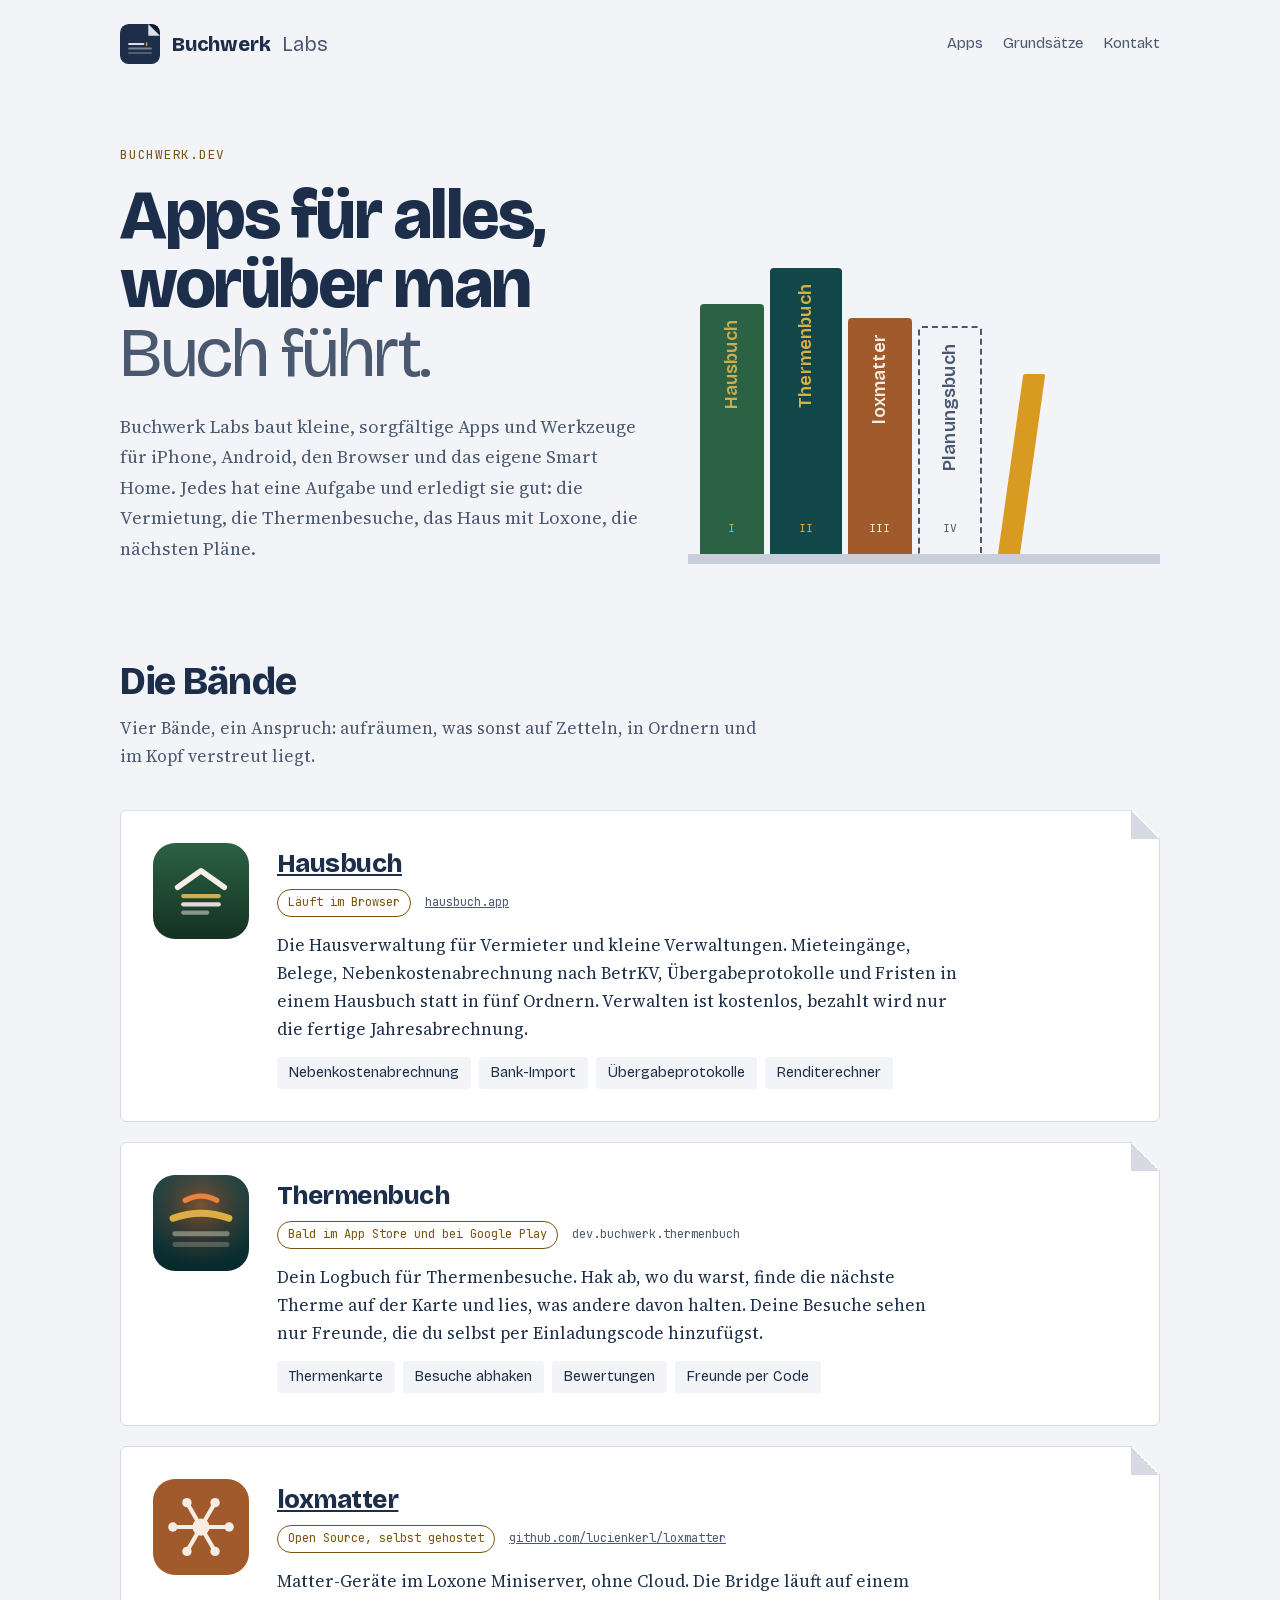
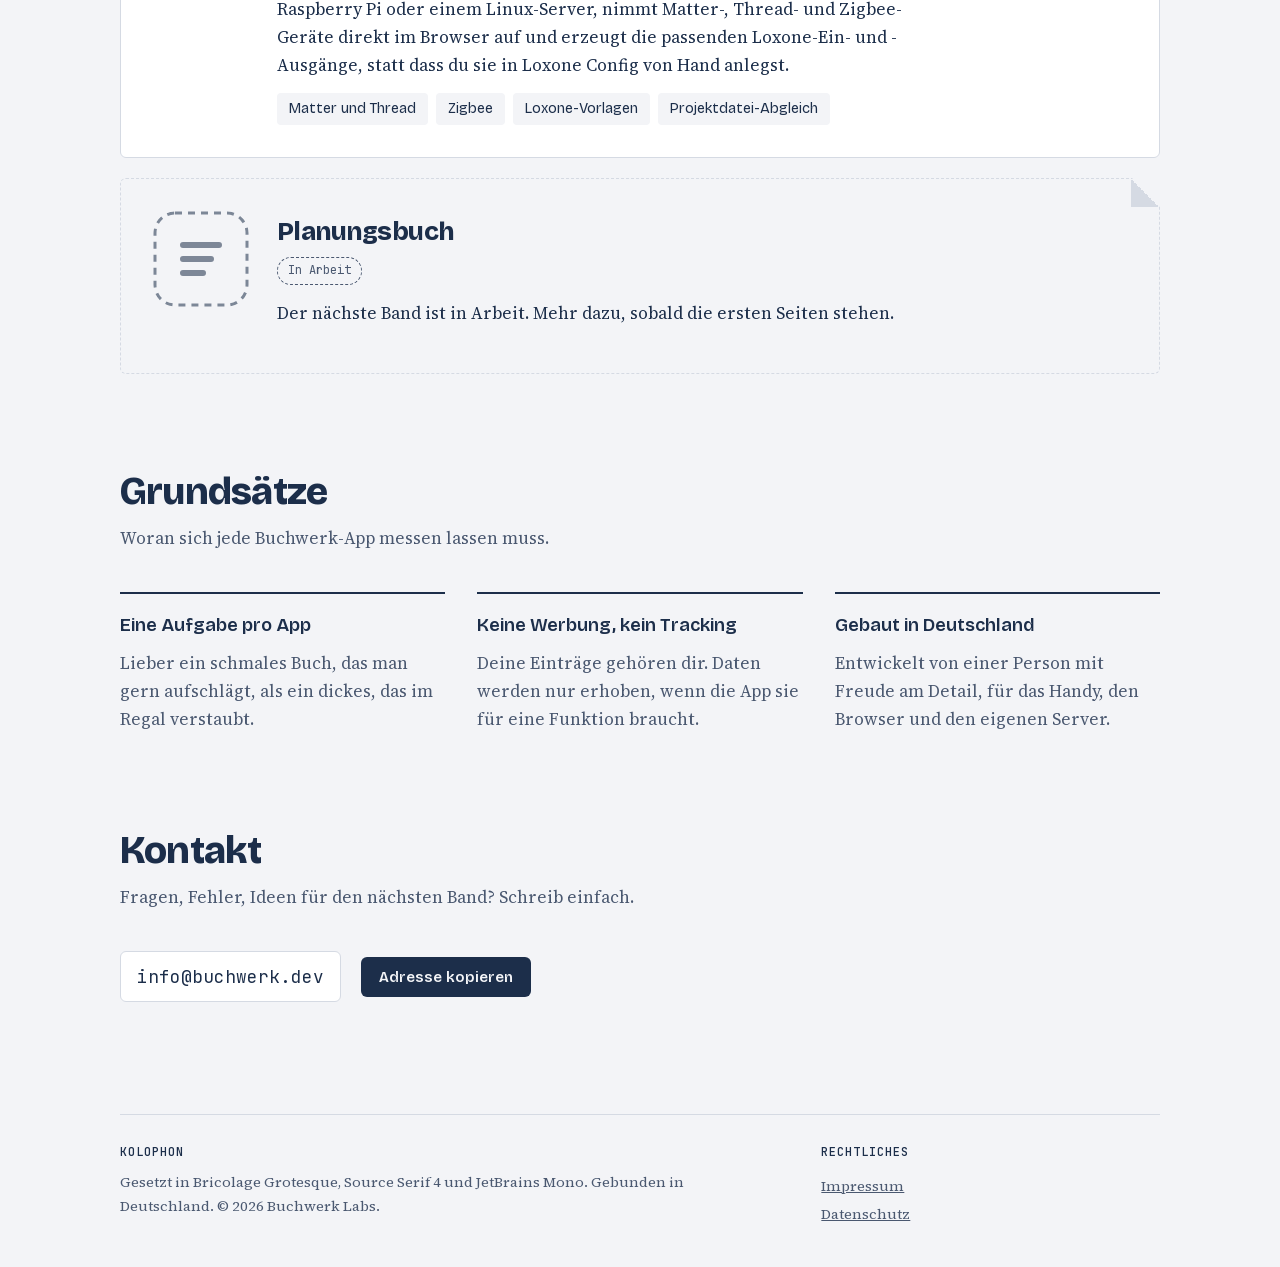
<file: index.html>
<!doctype html>
<html lang="de">
<head>
<meta charset="utf-8">
<meta name="viewport" content="width=device-width, initial-scale=1, viewport-fit=cover">
<title>Buchwerk Labs</title>
<meta name="description" content="Buchwerk Labs baut kleine Apps und Werkzeuge: Hausbuch, Thermenbuch, loxmatter und bald Planungsbuch.">
<link rel="icon" href="data:image/svg+xml,%3Csvg xmlns='http://www.w3.org/2000/svg' viewBox='0 0 1024 1024'%3E%3Cdefs%3E%3CclipPath id='r'%3E%3Crect width='1024' height='1024' rx='224'/%3E%3C/clipPath%3E%3C/defs%3E%3Cg clip-path='url%28%23r%29'%3E%3Crect width='1024' height='1024' fill='%231C2E4A'/%3E%3Cpath d='M724 0 H1024 V300 Z' fill='%230E1A2E'/%3E%3Cpath d='M724 0 V300 H1024 Z' fill='%23DDE2EA'/%3E%3Cg stroke-linecap='round' fill='none'%3E%3Cpath d='M232 513 H600' stroke='%23F3F4F7' stroke-width='52' opacity='.9'/%3E%3Cpath d='M682 482 V544' stroke='%23E8A72C' stroke-width='32'/%3E%3Cpath d='M232 627 H792' stroke='%23F3F4F7' stroke-width='52' opacity='.42'/%3E%3Cpath d='M232 741 H792' stroke='%23F3F4F7' stroke-width='52' opacity='.24'/%3E%3C/g%3E%3C/g%3E%3C/svg%3E">
<link rel="stylesheet" href="css/fonts.css">
<link rel="stylesheet" href="css/style.css">
</head>
<body>
<div class="wrap">
  <header class="top">
    <a class="brand" href="#top" aria-label="Buchwerk Labs, Startseite">
      <svg viewBox="0 0 1024 1024" aria-hidden="true"><defs><clipPath id="bw-rund"><rect width="1024" height="1024" rx="224"/></clipPath></defs><g clip-path="url(#bw-rund)"><rect width="1024" height="1024" fill="#1C2E4A"/><path d="M724 0 H1024 V300 Z" fill="#0E1A2E"/><path d="M724 0 V300 H1024 Z" fill="#DDE2EA"/><g stroke-linecap="round" fill="none"><path d="M232 513 H600" stroke="#F3F4F7" stroke-width="52" opacity=".9"/><path d="M682 482 V544" stroke="#E8A72C" stroke-width="32"/><path d="M232 627 H792" stroke="#F3F4F7" stroke-width="52" opacity=".42"/><path d="M232 741 H792" stroke="#F3F4F7" stroke-width="52" opacity=".24"/></g></g></svg>
      <b>Buchwerk</b><span>Labs</span>
    </a>
    <nav aria-label="Hauptnavigation">
      <a href="#apps">Apps</a>
      <a href="#grundsaetze">Grundsätze</a>
      <a href="#kontakt">Kontakt</a>
    </nav>
  </header>

  <main id="top">
    <div class="hero">
      <div>
        <p class="eyebrow">buchwerk.dev</p>
        <h1>Apps für alles, worüber man <em>Buch führt.</em></h1>
        <p class="lede">Buchwerk Labs baut kleine, sorgfältige Apps und Werkzeuge für iPhone, Android, den Browser und das eigene Smart Home. Jedes hat eine Aufgabe und erledigt sie gut: die Vermietung, die Thermenbesuche, das Haus mit Loxone, die nächsten Pläne.</p>
      </div>
      <div class="shelf" role="list" aria-label="Unsere Apps im Regal">
        <a class="spine haus" href="#hausbuch" role="listitem"><span class="t">Hausbuch</span><span class="band">I</span></a>
        <a class="spine therme" href="#thermenbuch" role="listitem"><span class="t">Thermenbuch</span><span class="band">II</span></a>
        <a class="spine lox" href="#loxmatter" role="listitem"><span class="t">loxmatter</span><span class="band">III</span></a>
        <a class="spine plan" href="#planungsbuch" role="listitem"><span class="t">Planungsbuch</span><span class="band">IV</span></a>
        <span class="spine end" aria-hidden="true"></span>
      </div>
    </div>

    <section id="apps">
      <h2>Die Bände</h2>
      <p class="sub">Vier Bände, ein Anspruch: aufräumen, was sonst auf Zetteln, in Ordnern und im Kopf verstreut liegt.</p>

      <div class="volumes">
        <article class="vol" id="hausbuch">
          <div class="icon" aria-hidden="true">
            <svg viewBox="0 0 512 512"><defs><linearGradient id="hb-ever" x1="0" y1="0" x2="0" y2="1"><stop offset="0" stop-color="#2c6244"/><stop offset="1" stop-color="#143121"/></linearGradient></defs><rect width="512" height="512" fill="url(#hb-ever)"/><path d="M132 236 L256 148 L380 236" fill="none" stroke="#f4f0e7" stroke-width="30" stroke-linecap="round" stroke-linejoin="round"/><rect x="150" y="272" width="212" height="22" rx="11" fill="#cfab54"/><rect x="150" y="316" width="212" height="22" rx="11" fill="#f4f0e7" fill-opacity="0.9"/><rect x="150" y="360" width="150" height="22" rx="11" fill="#f4f0e7" fill-opacity="0.5"/></svg>
          </div>
          <div>
            <h3><a href="https://hausbuch.app">Hausbuch</a></h3>
            <div class="meta"><span class="chip">Läuft im Browser</span><a class="pkg" href="https://hausbuch.app">hausbuch.app</a></div>
            <p>Die Hausverwaltung für Vermieter und kleine Verwaltungen. Mieteingänge, Belege, Nebenkostenabrechnung nach BetrKV, Übergabeprotokolle und Fristen in einem Hausbuch statt in fünf Ordnern. Verwalten ist kostenlos, bezahlt wird nur die fertige Jahresabrechnung.</p>
            <ul><li>Nebenkostenabrechnung</li><li>Bank-Import</li><li>Übergabeprotokolle</li><li>Renditerechner</li></ul>
          </div>
        </article>

        <article class="vol" id="thermenbuch">
          <div class="icon" aria-hidden="true">
            <svg viewBox="0 0 1024 1024"><defs><linearGradient id="tb-becken" x1="0" y1="0" x2="0" y2="1"><stop offset="0" stop-color="#12474A"/><stop offset="1" stop-color="#07292C"/></linearGradient><radialGradient id="tb-glut" cx=".5" cy=".32" r=".62"><stop offset="0" stop-color="#D4622A" stop-opacity=".55"/><stop offset=".55" stop-color="#B8451C" stop-opacity=".22"/><stop offset="1" stop-color="#B8451C" stop-opacity="0"/></radialGradient></defs><rect width="1024" height="1024" fill="url(#tb-becken)"/><rect width="1024" height="1024" fill="url(#tb-glut)"/><g stroke-linecap="round" fill="none"><path d="M 232 741 H 792" stroke="#EFE6D5" stroke-width="52" opacity=".24"/><path d="M 232 627 H 792" stroke="#EFE6D5" stroke-width="52" opacity=".42"/><path d="M 214 461 Q 512 355 810 461" stroke="#DCAF45" stroke-width="74"/><path d="M 344 271 Q 512 179 680 271" stroke="#E8823E" stroke-width="56"/></g></svg>
          </div>
          <div>
            <h3>Thermenbuch</h3>
            <div class="meta"><span class="chip">Bald im App Store und bei Google Play</span><span class="pkg">dev.buchwerk.thermenbuch</span></div>
            <p>Dein Logbuch für Thermenbesuche. Hak ab, wo du warst, finde die nächste Therme auf der Karte und lies, was andere davon halten. Deine Besuche sehen nur Freunde, die du selbst per Einladungscode hinzufügst.</p>
            <ul><li>Thermenkarte</li><li>Besuche abhaken</li><li>Bewertungen</li><li>Freunde per Code</li></ul>
          </div>
        </article>

        <article class="vol" id="loxmatter">
          <div class="icon" aria-hidden="true">
            <svg viewBox="0 0 512 512"><rect width="512" height="512" fill="#a15a2c"/><g stroke="#f6ece3" stroke-width="22" stroke-linecap="round"><path d="M256 256 L406 256"/><path d="M256 256 L331 386"/><path d="M256 256 L181 386"/><path d="M256 256 L106 256"/><path d="M256 256 L181 126"/><path d="M256 256 L331 126"/></g><g fill="#f6ece3"><circle cx="256" cy="256" r="46"/><circle cx="406" cy="256" r="25"/><circle cx="331" cy="386" r="25"/><circle cx="181" cy="386" r="25"/><circle cx="106" cy="256" r="25"/><circle cx="181" cy="126" r="25"/><circle cx="331" cy="126" r="25"/></g></svg>
          </div>
          <div>
            <h3><a href="https://github.com/lucienkerl/loxmatter">loxmatter</a></h3>
            <div class="meta"><span class="chip">Open Source, selbst gehostet</span><a class="pkg" href="https://github.com/lucienkerl/loxmatter">github.com/lucienkerl/loxmatter</a></div>
            <p>Matter-Geräte im Loxone Miniserver, ohne Cloud. Die Bridge läuft auf einem Raspberry Pi oder einem Linux-Server, nimmt Matter-, Thread- und Zigbee-Geräte direkt im Browser auf und erzeugt die passenden Loxone-Ein- und -Ausgänge, statt dass du sie in Loxone Config von Hand anlegst.</p>
            <ul><li>Matter und Thread</li><li>Zigbee</li><li>Loxone-Vorlagen</li><li>Projektdatei-Abgleich</li></ul>
          </div>
        </article>

        <article class="vol wip" id="planungsbuch">
          <div class="icon" aria-hidden="true">
            <svg viewBox="0 0 96 96"><rect x="2" y="2" width="92" height="92" rx="20" fill="none" stroke="currentColor" stroke-width="3" stroke-dasharray="7 6" opacity=".55"/><path d="M30 34 H66 M30 48 H58 M30 62 H50" stroke="currentColor" stroke-width="6" stroke-linecap="round" opacity=".55"/></svg>
          </div>
          <div>
            <h3>Planungsbuch</h3>
            <div class="meta"><span class="chip wip">In Arbeit</span></div>
            <p>Der nächste Band ist in Arbeit. Mehr dazu, sobald die ersten Seiten stehen.</p>
          </div>
        </article>
      </div>
    </section>

    <section id="grundsaetze">
      <h2>Grundsätze</h2>
      <p class="sub">Woran sich jede Buchwerk-App messen lassen muss.</p>
      <div class="rules">
        <div><h3>Eine Aufgabe pro App</h3><p>Lieber ein schmales Buch, das man gern aufschlägt, als ein dickes, das im Regal verstaubt.</p></div>
        <div><h3>Keine Werbung, kein Tracking</h3><p>Deine Einträge gehören dir. Daten werden nur erhoben, wenn die App sie für eine Funktion braucht.</p></div>
        <div><h3>Gebaut in Deutschland</h3><p>Entwickelt von einer Person mit Freude am Detail, für das Handy, den Browser und den eigenen Server.</p></div>
      </div>
    </section>

    <section id="kontakt">
      <h2>Kontakt</h2>
      <p class="sub">Fragen, Fehler, Ideen für den nächsten Band? Schreib einfach.</p>
      <div class="contact">
        <span class="mail" id="mail">info@buchwerk.dev</span>
        <button class="copy" id="copy-mail" type="button">Adresse kopieren</button>
      </div>
    </section>
  </main>

  <footer>
    <div>
      <h4>Kolophon</h4>
      <p>Gesetzt in Bricolage Grotesque, Source Serif 4 und JetBrains Mono. Gebunden in Deutschland. © 2026 Buchwerk Labs.</p>
    </div>
    <div class="links">
      <h4>Rechtliches</h4>
      <a href="impressum.html">Impressum</a>
      <a href="datenschutz.html">Datenschutz</a>
    </div>
  </footer>
</div>

<script>
document.getElementById('copy-mail').addEventListener('click', function () {
  var btn = this, text = document.getElementById('mail').textContent;
  function done(msg) { btn.textContent = msg; setTimeout(function () { btn.textContent = 'Adresse kopieren'; }, 1800); }
  function fallback() {
    var r = document.createRange(); r.selectNodeContents(document.getElementById('mail'));
    var s = window.getSelection(); s.removeAllRanges(); s.addRange(r); done('Markiert, jetzt kopieren');
  }
  try { navigator.clipboard.writeText(text).then(function () { done('Kopiert'); }, fallback); } catch (e) { fallback(); }
});
</script>
</body>
</html>
</file>
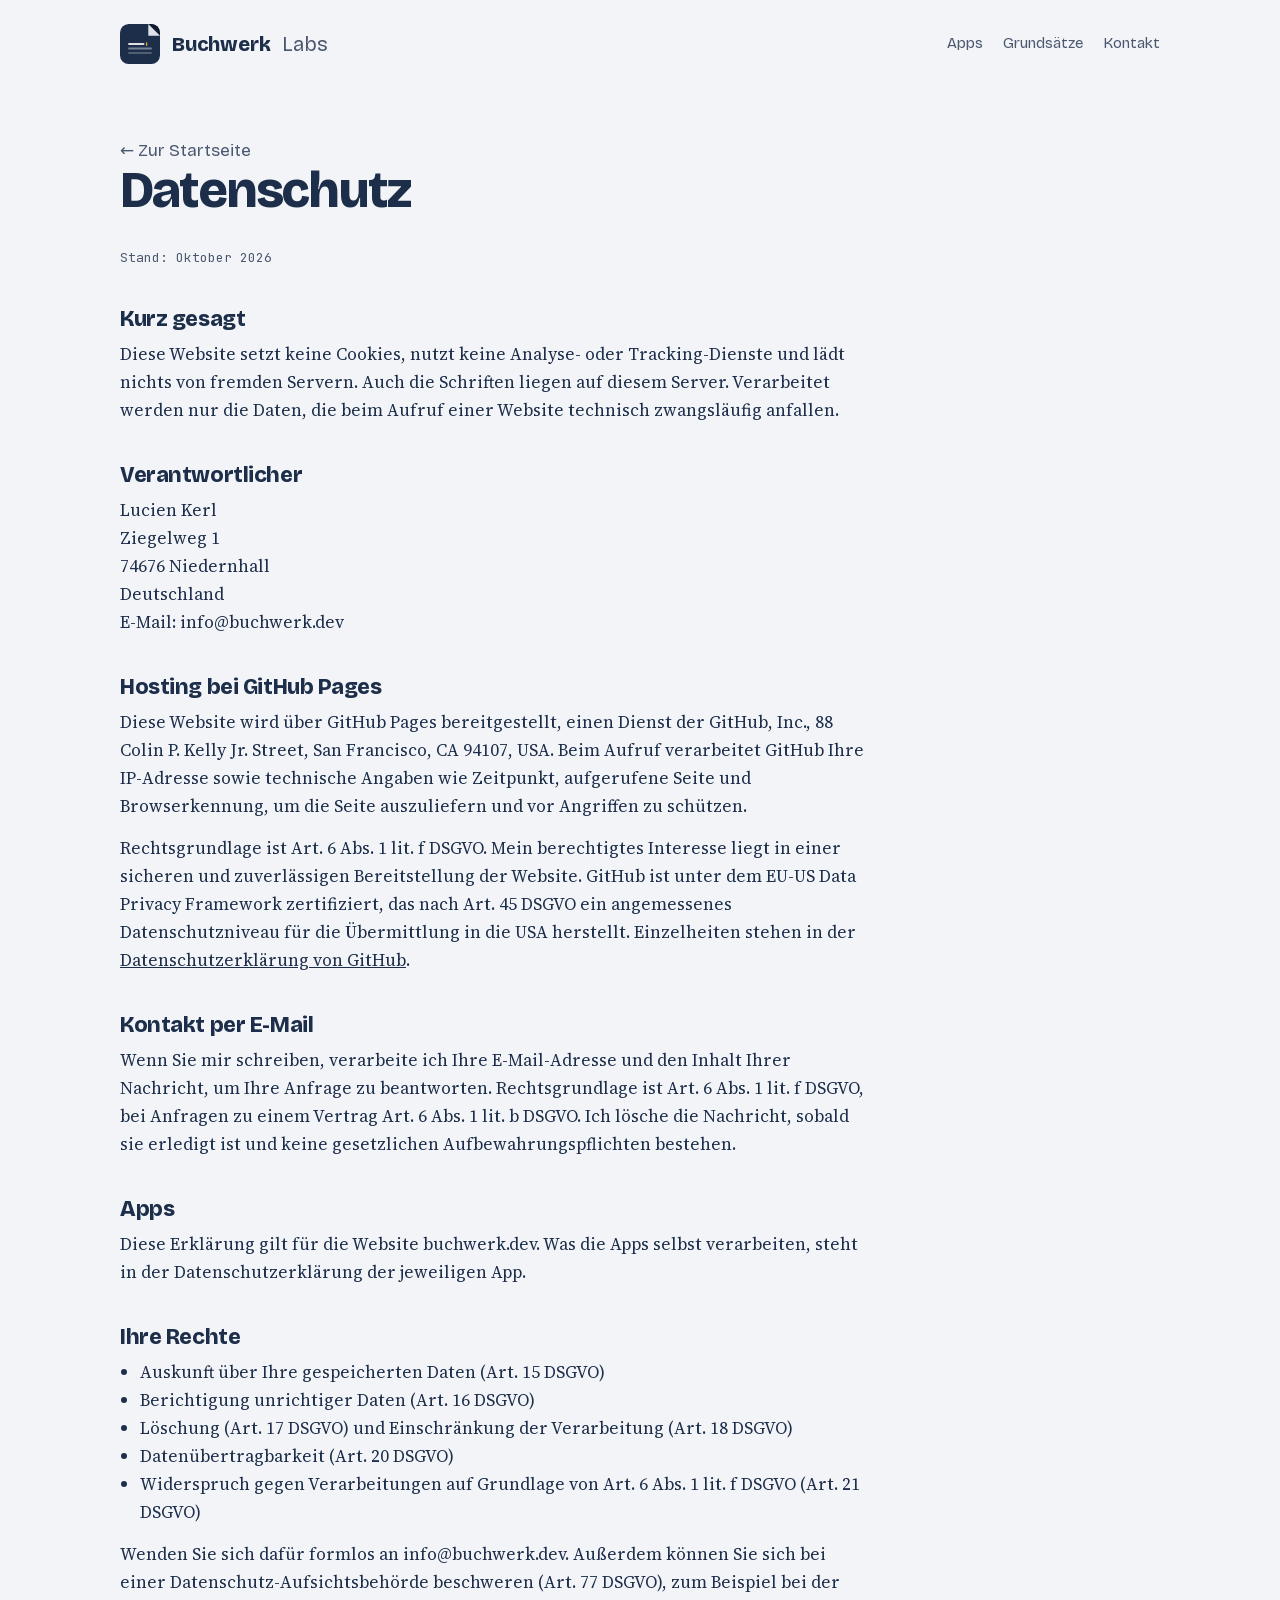
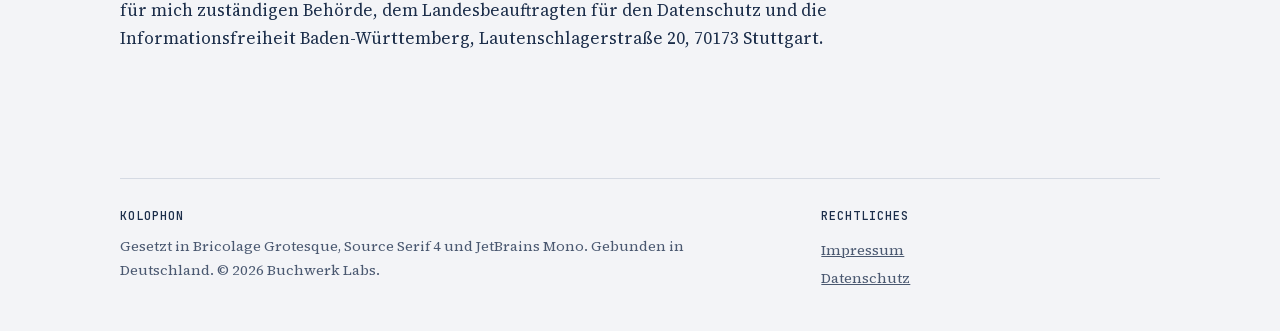
<file: datenschutz.html>
<!doctype html>
<html lang="de">
<head>
<meta charset="utf-8">
<meta name="viewport" content="width=device-width, initial-scale=1, viewport-fit=cover">
<title>Datenschutz · Buchwerk Labs</title>
<meta name="description" content="Datenschutzerklärung der Website buchwerk.dev.">
<meta name="robots" content="noindex">
<link rel="icon" href="data:image/svg+xml,%3Csvg xmlns='http://www.w3.org/2000/svg' viewBox='0 0 1024 1024'%3E%3Cdefs%3E%3CclipPath id='r'%3E%3Crect width='1024' height='1024' rx='224'/%3E%3C/clipPath%3E%3C/defs%3E%3Cg clip-path='url%28%23r%29'%3E%3Crect width='1024' height='1024' fill='%231C2E4A'/%3E%3Cpath d='M724 0 H1024 V300 Z' fill='%230E1A2E'/%3E%3Cpath d='M724 0 V300 H1024 Z' fill='%23DDE2EA'/%3E%3Cg stroke-linecap='round' fill='none'%3E%3Cpath d='M232 513 H600' stroke='%23F3F4F7' stroke-width='52' opacity='.9'/%3E%3Cpath d='M682 482 V544' stroke='%23E8A72C' stroke-width='32'/%3E%3Cpath d='M232 627 H792' stroke='%23F3F4F7' stroke-width='52' opacity='.42'/%3E%3Cpath d='M232 741 H792' stroke='%23F3F4F7' stroke-width='52' opacity='.24'/%3E%3C/g%3E%3C/g%3E%3C/svg%3E">
<link rel="stylesheet" href="css/fonts.css">
<link rel="stylesheet" href="css/style.css">
</head>
<body>
<div class="wrap">
  <header class="top">
    <a class="brand" href="index.html" aria-label="Buchwerk Labs, Startseite">
      <svg viewBox="0 0 1024 1024" aria-hidden="true"><defs><clipPath id="bw-rund"><rect width="1024" height="1024" rx="224"/></clipPath></defs><g clip-path="url(#bw-rund)"><rect width="1024" height="1024" fill="#1C2E4A"/><path d="M724 0 H1024 V300 Z" fill="#0E1A2E"/><path d="M724 0 V300 H1024 Z" fill="#DDE2EA"/><g stroke-linecap="round" fill="none"><path d="M232 513 H600" stroke="#F3F4F7" stroke-width="52" opacity=".9"/><path d="M682 482 V544" stroke="#E8A72C" stroke-width="32"/><path d="M232 627 H792" stroke="#F3F4F7" stroke-width="52" opacity=".42"/><path d="M232 741 H792" stroke="#F3F4F7" stroke-width="52" opacity=".24"/></g></g></svg>
      <b>Buchwerk</b><span>Labs</span>
    </a>
    <nav aria-label="Hauptnavigation">
      <a href="index.html#apps">Apps</a>
      <a href="index.html#grundsaetze">Grundsätze</a>
      <a href="index.html#kontakt">Kontakt</a>
    </nav>
  </header>
  <main class="legal">
    <a class="back" href="index.html">← Zur Startseite</a>
    <h1>Datenschutz</h1>
    <p class="stand">Stand: Oktober 2026</p>

    <h2>Kurz gesagt</h2>
    <p>Diese Website setzt keine Cookies, nutzt keine Analyse- oder Tracking-Dienste und lädt nichts von fremden Servern. Auch die Schriften liegen auf diesem Server. Verarbeitet werden nur die Daten, die beim Aufruf einer Website technisch zwangsläufig anfallen.</p>

    <h2>Verantwortlicher</h2>
    <address>
      Lucien Kerl<br>
      Ziegelweg 1<br>
      74676 Niedernhall<br>
      Deutschland<br>
      E-Mail: info@buchwerk.dev
    </address>

    <h2>Hosting bei GitHub Pages</h2>
    <p>Diese Website wird über GitHub Pages bereitgestellt, einen Dienst der GitHub, Inc., 88 Colin P. Kelly Jr. Street, San Francisco, CA 94107, USA. Beim Aufruf verarbeitet GitHub Ihre IP-Adresse sowie technische Angaben wie Zeitpunkt, aufgerufene Seite und Browserkennung, um die Seite auszuliefern und vor Angriffen zu schützen.</p>
    <p>Rechtsgrundlage ist Art. 6 Abs. 1 lit. f DSGVO. Mein berechtigtes Interesse liegt in einer sicheren und zuverlässigen Bereitstellung der Website. GitHub ist unter dem EU-US Data Privacy Framework zertifiziert, das nach Art. 45 DSGVO ein angemessenes Datenschutzniveau für die Übermittlung in die USA herstellt. Einzelheiten stehen in der <a href="https://docs.github.com/de/site-policy/privacy-policies/github-general-privacy-statement">Datenschutzerklärung von GitHub</a>.</p>

    <h2>Kontakt per E-Mail</h2>
    <p>Wenn Sie mir schreiben, verarbeite ich Ihre E-Mail-Adresse und den Inhalt Ihrer Nachricht, um Ihre Anfrage zu beantworten. Rechtsgrundlage ist Art. 6 Abs. 1 lit. f DSGVO, bei Anfragen zu einem Vertrag Art. 6 Abs. 1 lit. b DSGVO. Ich lösche die Nachricht, sobald sie erledigt ist und keine gesetzlichen Aufbewahrungspflichten bestehen.</p>

    <h2>Apps</h2>
    <p>Diese Erklärung gilt für die Website buchwerk.dev. Was die Apps selbst verarbeiten, steht in der Datenschutzerklärung der jeweiligen App.</p>

    <h2>Ihre Rechte</h2>
    <ul>
      <li>Auskunft über Ihre gespeicherten Daten (Art. 15 DSGVO)</li>
      <li>Berichtigung unrichtiger Daten (Art. 16 DSGVO)</li>
      <li>Löschung (Art. 17 DSGVO) und Einschränkung der Verarbeitung (Art. 18 DSGVO)</li>
      <li>Datenübertragbarkeit (Art. 20 DSGVO)</li>
      <li>Widerspruch gegen Verarbeitungen auf Grundlage von Art. 6 Abs. 1 lit. f DSGVO (Art. 21 DSGVO)</li>
    </ul>
    <p>Wenden Sie sich dafür formlos an info@buchwerk.dev. Außerdem können Sie sich bei einer Datenschutz-Aufsichtsbehörde beschweren (Art. 77 DSGVO), zum Beispiel bei der für mich zuständigen Behörde, dem Landesbeauftragten für den Datenschutz und die Informationsfreiheit Baden-Württemberg, Lautenschlagerstraße 20, 70173 Stuttgart.</p>

  </main>
  <footer>
    <div>
      <h4>Kolophon</h4>
      <p>Gesetzt in Bricolage Grotesque, Source Serif 4 und JetBrains Mono. Gebunden in Deutschland. © 2026 Buchwerk Labs.</p>
    </div>
    <div class="links">
      <h4>Rechtliches</h4>
      <a href="impressum.html">Impressum</a>
      <a href="datenschutz.html">Datenschutz</a>
    </div>
  </footer>
</div>
</body>
</html>
</file>
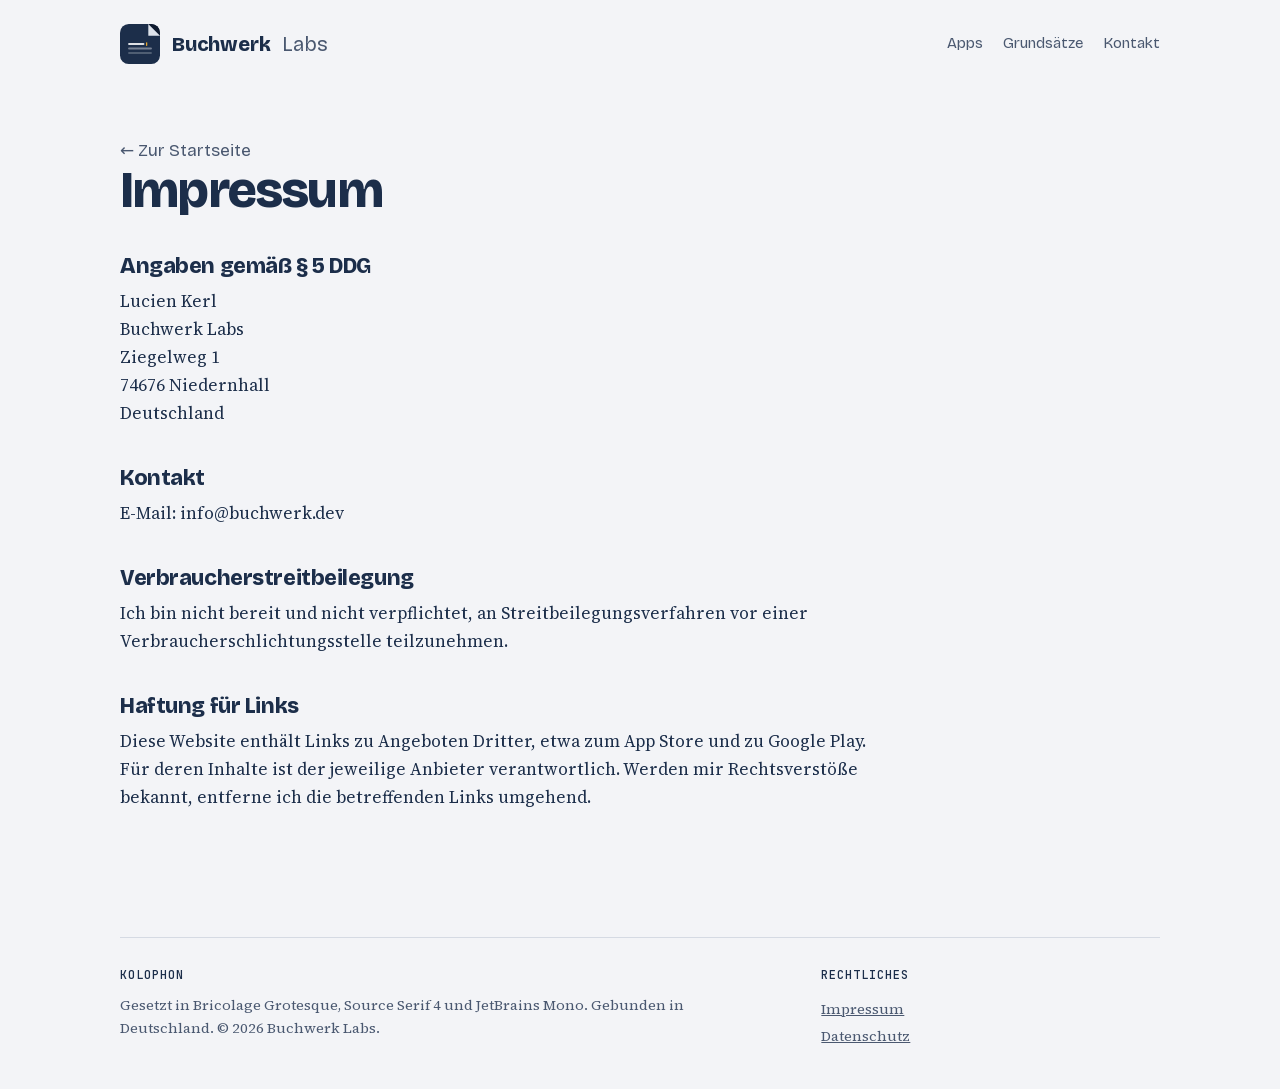
<file: impressum.html>
<!doctype html>
<html lang="de">
<head>
<meta charset="utf-8">
<meta name="viewport" content="width=device-width, initial-scale=1, viewport-fit=cover">
<title>Impressum · Buchwerk Labs</title>
<meta name="description" content="Impressum von Buchwerk Labs.">
<meta name="robots" content="noindex">
<link rel="icon" href="data:image/svg+xml,%3Csvg xmlns='http://www.w3.org/2000/svg' viewBox='0 0 1024 1024'%3E%3Cdefs%3E%3CclipPath id='r'%3E%3Crect width='1024' height='1024' rx='224'/%3E%3C/clipPath%3E%3C/defs%3E%3Cg clip-path='url%28%23r%29'%3E%3Crect width='1024' height='1024' fill='%231C2E4A'/%3E%3Cpath d='M724 0 H1024 V300 Z' fill='%230E1A2E'/%3E%3Cpath d='M724 0 V300 H1024 Z' fill='%23DDE2EA'/%3E%3Cg stroke-linecap='round' fill='none'%3E%3Cpath d='M232 513 H600' stroke='%23F3F4F7' stroke-width='52' opacity='.9'/%3E%3Cpath d='M682 482 V544' stroke='%23E8A72C' stroke-width='32'/%3E%3Cpath d='M232 627 H792' stroke='%23F3F4F7' stroke-width='52' opacity='.42'/%3E%3Cpath d='M232 741 H792' stroke='%23F3F4F7' stroke-width='52' opacity='.24'/%3E%3C/g%3E%3C/g%3E%3C/svg%3E">
<link rel="stylesheet" href="css/fonts.css">
<link rel="stylesheet" href="css/style.css">
</head>
<body>
<div class="wrap">
  <header class="top">
    <a class="brand" href="index.html" aria-label="Buchwerk Labs, Startseite">
      <svg viewBox="0 0 1024 1024" aria-hidden="true"><defs><clipPath id="bw-rund"><rect width="1024" height="1024" rx="224"/></clipPath></defs><g clip-path="url(#bw-rund)"><rect width="1024" height="1024" fill="#1C2E4A"/><path d="M724 0 H1024 V300 Z" fill="#0E1A2E"/><path d="M724 0 V300 H1024 Z" fill="#DDE2EA"/><g stroke-linecap="round" fill="none"><path d="M232 513 H600" stroke="#F3F4F7" stroke-width="52" opacity=".9"/><path d="M682 482 V544" stroke="#E8A72C" stroke-width="32"/><path d="M232 627 H792" stroke="#F3F4F7" stroke-width="52" opacity=".42"/><path d="M232 741 H792" stroke="#F3F4F7" stroke-width="52" opacity=".24"/></g></g></svg>
      <b>Buchwerk</b><span>Labs</span>
    </a>
    <nav aria-label="Hauptnavigation">
      <a href="index.html#apps">Apps</a>
      <a href="index.html#grundsaetze">Grundsätze</a>
      <a href="index.html#kontakt">Kontakt</a>
    </nav>
  </header>
  <main class="legal">
    <a class="back" href="index.html">← Zur Startseite</a>
    <h1>Impressum</h1>

    <h2>Angaben gemäß § 5 DDG</h2>
    <address>
      Lucien Kerl<br>
      Buchwerk Labs<br>
      Ziegelweg 1<br>
      74676 Niedernhall<br>
      Deutschland
    </address>

    <h2>Kontakt</h2>
    <p>E-Mail: info@buchwerk.dev</p>

    <h2>Verbraucherstreitbeilegung</h2>
    <p>Ich bin nicht bereit und nicht verpflichtet, an Streitbeilegungsverfahren vor einer Verbraucherschlichtungsstelle teilzunehmen.</p>

    <h2>Haftung für Links</h2>
    <p>Diese Website enthält Links zu Angeboten Dritter, etwa zum App Store und zu Google Play. Für deren Inhalte ist der jeweilige Anbieter verantwortlich. Werden mir Rechtsverstöße bekannt, entferne ich die betreffenden Links umgehend.</p>

  </main>
  <footer>
    <div>
      <h4>Kolophon</h4>
      <p>Gesetzt in Bricolage Grotesque, Source Serif 4 und JetBrains Mono. Gebunden in Deutschland. © 2026 Buchwerk Labs.</p>
    </div>
    <div class="links">
      <h4>Rechtliches</h4>
      <a href="impressum.html">Impressum</a>
      <a href="datenschutz.html">Datenschutz</a>
    </div>
  </footer>
</div>
</body>
</html>
</file>
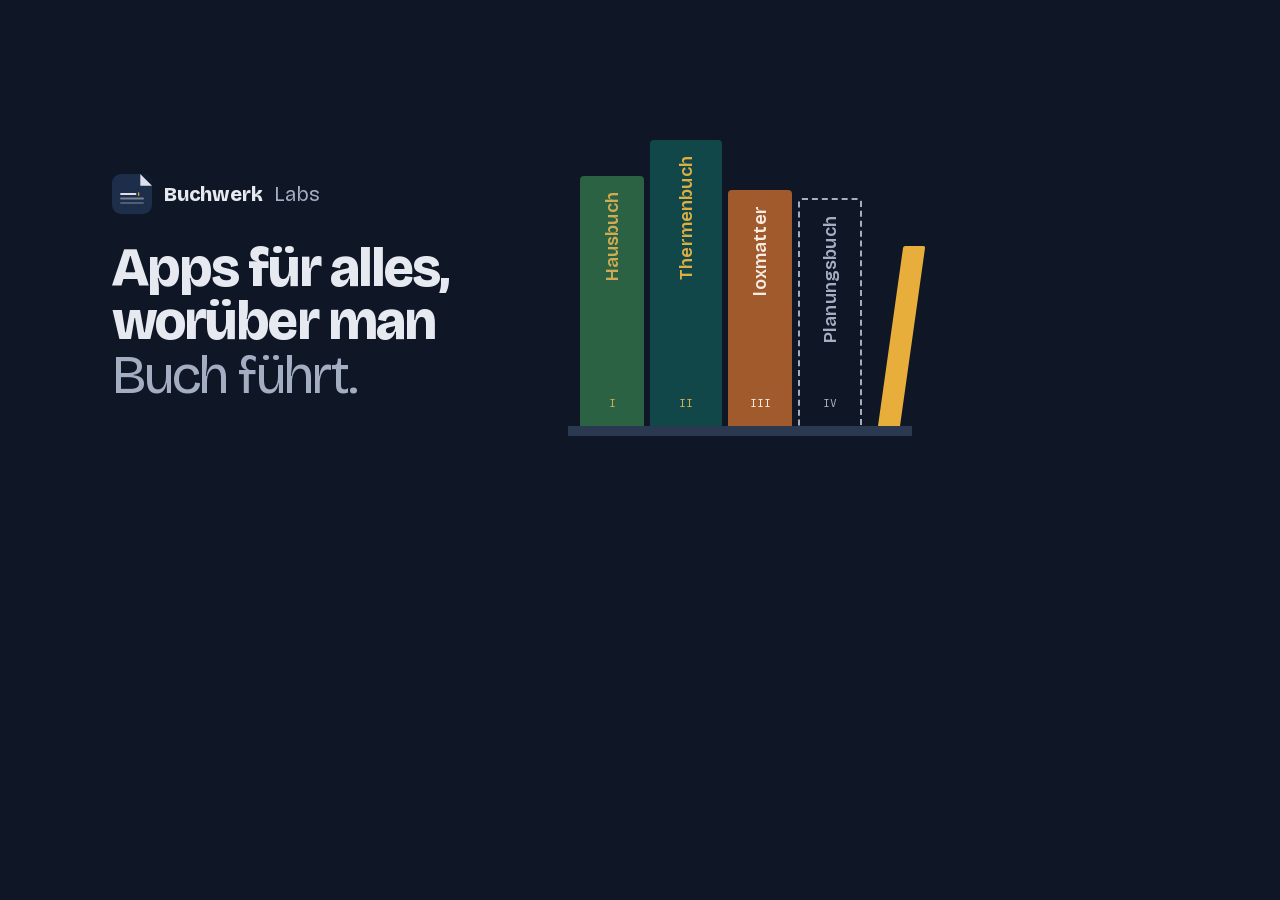
<file: store/playstore-header.html>
<!doctype html>
<!-- Google-Play-Kopfzeilenbild (4096x2304): Hero der Website in den dunklen Farben.
     Buehne 1024x576 CSS-Pixel, gerendert mit Faktor 4, danach als JPEG gespeichert:
     "/Applications/Google Chrome.app/Contents/MacOS/Google Chrome" --headless=new --hide-scrollbars \
       --force-device-scale-factor=4 --window-size=1024,576 --screenshot=header.png file://$PWD/store/playstore-header.html -->

<html lang="de">
<head>
<meta charset="utf-8">
<link rel="stylesheet" href="../css/fonts.css">
<style>
  :root {
    --paper: #0F1726; --ink: #E6E9F0; --ink-soft: #A3AEC2;
    --ear: #E8AE3C; --ear-ink: #F2C875; --shelf: #2A3850;
    --font-display: "Bricolage Grotesque", sans-serif;
    --font-mono: "JetBrains Mono", monospace;
  }
  html, body { margin: 0; width: 1024px; height: 576px; overflow: hidden; background: var(--paper); color: var(--ink); }
  .stage {
    width: 1024px; height: 576px; box-sizing: border-box; padding-inline: 112px;
    display: grid; grid-template-columns: 1fr auto; gap: 72px; align-items: center;
  }
  .brand { display: flex; align-items: center; gap: 12px; margin-bottom: 28px; }
  .brand svg { width: 40px; height: 40px; border-radius: 9px; }
  .brand b { font-family: var(--font-display); font-weight: 800; font-size: 1.25rem; letter-spacing: -0.01em; }
  .brand span { font-family: var(--font-display); font-weight: 400; font-size: 1.25rem; color: var(--ink-soft); }
  h1 { font-family: var(--font-display); font-weight: 800; font-size: 3.4rem; line-height: 0.98; letter-spacing: -0.035em; margin: 0; }
  h1 em { font-style: normal; font-weight: 400; color: var(--ink-soft); }
  .shelf { display: flex; align-items: flex-end; gap: 6px; padding-inline: 12px; border-bottom: 10px solid var(--shelf); }
  .spine {
    display: flex; flex-direction: column; justify-content: space-between; align-items: center; box-sizing: border-box;
    width: 64px; padding-block: 16px; border-radius: 4px 4px 0 0;
  }
  .spine .t { writing-mode: vertical-rl; transform: rotate(180deg); font-family: var(--font-display); font-weight: 600; font-size: 1.15rem; letter-spacing: 0.01em; }
  .spine .band { font-family: var(--font-mono); font-size: 0.7rem; }
  .spine.haus { height: 250px; background: #2c6244; color: #cfab54; }
  .spine.therme { height: 286px; background: #12474A; color: #DCAF45; width: 72px; }
  .spine.lox { height: 236px; background: #a15a2c; color: #f6ece3; }
  .spine.plan { height: 228px; color: var(--ink-soft); border: 2px dashed var(--ink-soft); border-bottom: 0; }
  .spine.end { width: 22px; height: 180px; background: var(--ear); padding: 0; margin-left: 10px; border-radius: 2px 2px 0 0; transform: skewX(-8deg); transform-origin: bottom; }
</style>
</head>
<body>
<div class="stage">
  <div>
    <div class="brand">
      <svg viewBox="0 0 1024 1024" aria-hidden="true"><rect width="1024" height="1024" fill="#1C2E4A"/><path d="M724 0 H1024 V300 Z" fill="#0E1A2E"/><path d="M724 0 V300 H1024 Z" fill="#DDE2EA"/><g stroke-linecap="round" fill="none"><path d="M232 513 H600" stroke="#F3F4F7" stroke-width="52" opacity=".9"/><path d="M682 482 V544" stroke="#E8A72C" stroke-width="32"/><path d="M232 627 H792" stroke="#F3F4F7" stroke-width="52" opacity=".42"/><path d="M232 741 H792" stroke="#F3F4F7" stroke-width="52" opacity=".24"/></g></svg>
      <b>Buchwerk</b><span>Labs</span>
    </div>
    <h1>Apps für alles, worüber man <em>Buch führt.</em></h1>
  </div>
  <div class="shelf">
    <div class="spine haus"><span class="t">Hausbuch</span><span class="band">I</span></div>
    <div class="spine therme"><span class="t">Thermenbuch</span><span class="band">II</span></div>
    <div class="spine lox"><span class="t">loxmatter</span><span class="band">III</span></div>
    <div class="spine plan"><span class="t">Planungsbuch</span><span class="band">IV</span></div>
    <span class="spine end"></span>
  </div>
</div>
</body>
</html>
</file>
<file: css/fonts.css>
/* Schriften lokal eingebunden (keine Anfragen an Google, DSGVO). Lizenz: SIL Open Font License 1.1, siehe fonts/LICENSE-*.txt */
/* latin-ext */
@font-face {
  font-family: 'Bricolage Grotesque';
  font-style: normal;
  font-weight: 400 800;
  font-stretch: 100%;
  font-display: swap;
  src: url(../fonts/bricolage-grotesque-latin-ext.woff2) format('woff2');
  unicode-range: U+0100-02BA, U+02BD-02C5, U+02C7-02CC, U+02CE-02D7, U+02DD-02FF, U+0304, U+0308, U+0329, U+1D00-1DBF, U+1E00-1E9F, U+1EF2-1EFF, U+2020, U+20A0-20AB, U+20AD-20C0, U+2113, U+2C60-2C7F, U+A720-A7FF;
}
/* latin */
@font-face {
  font-family: 'Bricolage Grotesque';
  font-style: normal;
  font-weight: 400 800;
  font-stretch: 100%;
  font-display: swap;
  src: url(../fonts/bricolage-grotesque-latin.woff2) format('woff2');
  unicode-range: U+0000-00FF, U+0131, U+0152-0153, U+02BB-02BC, U+02C6, U+02DA, U+02DC, U+0304, U+0308, U+0329, U+2000-206F, U+20AC, U+2122, U+2191, U+2193, U+2212, U+2215, U+FEFF, U+FFFD;
}
/* latin-ext */
@font-face {
  font-family: 'JetBrains Mono';
  font-style: normal;
  font-weight: 400 500;
  font-display: swap;
  src: url(../fonts/jetbrains-mono-latin-ext.woff2) format('woff2');
  unicode-range: U+0100-02BA, U+02BD-02C5, U+02C7-02CC, U+02CE-02D7, U+02DD-02FF, U+0304, U+0308, U+0329, U+1D00-1DBF, U+1E00-1E9F, U+1EF2-1EFF, U+2020, U+20A0-20AB, U+20AD-20C0, U+2113, U+2C60-2C7F, U+A720-A7FF;
}
/* latin */
@font-face {
  font-family: 'JetBrains Mono';
  font-style: normal;
  font-weight: 400 500;
  font-display: swap;
  src: url(../fonts/jetbrains-mono-latin.woff2) format('woff2');
  unicode-range: U+0000-00FF, U+0131, U+0152-0153, U+02BB-02BC, U+02C6, U+02DA, U+02DC, U+0304, U+0308, U+0329, U+2000-206F, U+20AC, U+2122, U+2191, U+2193, U+2212, U+2215, U+FEFF, U+FFFD;
}
/* latin-ext */
@font-face {
  font-family: 'Source Serif 4';
  font-style: normal;
  font-weight: 400 600;
  font-display: swap;
  src: url(../fonts/source-serif-4-latin-ext.woff2) format('woff2');
  unicode-range: U+0100-02BA, U+02BD-02C5, U+02C7-02CC, U+02CE-02D7, U+02DD-02FF, U+0304, U+0308, U+0329, U+1D00-1DBF, U+1E00-1E9F, U+1EF2-1EFF, U+2020, U+20A0-20AB, U+20AD-20C0, U+2113, U+2C60-2C7F, U+A720-A7FF;
}
/* latin */
@font-face {
  font-family: 'Source Serif 4';
  font-style: normal;
  font-weight: 400 600;
  font-display: swap;
  src: url(../fonts/source-serif-4-latin.woff2) format('woff2');
  unicode-range: U+0000-00FF, U+0131, U+0152-0153, U+02BB-02BC, U+02C6, U+02DA, U+02DC, U+0304, U+0308, U+0329, U+2000-206F, U+20AC, U+2122, U+2191, U+2193, U+2212, U+2215, U+FEFF, U+FFFD;
}
</file>
<file: css/style.css>
/* Layout: ein Bücherregal als Bühne – jede App ist ein Buchrücken, darunter die Bände im Detail, am Ende ein Kolophon. */
:root {
  --paper: #F3F4F7;
  --leaf: #FFFFFF;
  --ink: #1C2E4A;
  --ink-soft: #4A5870;
  --rule: #D5DAE3;
  --ear: #D99A22;
  --ear-ink: #7A5410;
  --shelf: #C9CFDA;
  --font-display: "Bricolage Grotesque", "Avenir Next", system-ui, sans-serif;
  --font-body: "Source Serif 4", Georgia, "Times New Roman", serif;
  --font-mono: "JetBrains Mono", ui-monospace, Menlo, monospace;
}
@media (prefers-color-scheme: dark) {
  :root:not([data-theme="light"]) {
    --paper: #0F1726; --leaf: #162236; --ink: #E6E9F0; --ink-soft: #A3AEC2;
    --rule: #2A3850; --ear: #E8AE3C; --ear-ink: #F2C875; --shelf: #2A3850;
    color-scheme: dark;
  }
}
:root[data-theme="dark"] {
  --paper: #0F1726; --leaf: #162236; --ink: #E6E9F0; --ink-soft: #A3AEC2;
  --rule: #2A3850; --ear: #E8AE3C; --ear-ink: #F2C875; --shelf: #2A3850;
  color-scheme: dark;
}
* { box-sizing: border-box; }
html { -webkit-text-size-adjust: 100%; }
img, svg { max-width: 100%; }
body {
  margin: 0;
  background: var(--paper); color: var(--ink);
  font-family: var(--font-body); font-size: 1.0625rem; line-height: 1.65;
  padding-inline: 20px;
}
.wrap { max-width: 1040px; margin-inline: auto; }
a { color: inherit; }
a:focus-visible, .spine:focus-visible { outline: 3px solid var(--ear); outline-offset: 3px; }

header.top { display: flex; align-items: center; justify-content: space-between; gap: 16px; padding-block: 24px; flex-wrap: wrap; }
.brand { display: flex; align-items: center; gap: 12px; text-decoration: none; }
.brand svg { width: 40px; height: 40px; flex: none; }
.brand b { font-family: var(--font-display); font-weight: 800; font-size: 1.25rem; letter-spacing: -0.01em; }
.brand span { font-family: var(--font-display); font-weight: 400; font-size: 1.25rem; color: var(--ink-soft); }
nav { display: flex; gap: 20px; font-family: var(--font-display); font-size: 0.95rem; }
nav a { text-decoration: none; color: var(--ink-soft); }
nav a:hover { color: var(--ink); }

.hero { display: grid; grid-template-columns: 1.1fr 1fr; gap: 48px; align-items: end; padding-block: 56px 24px; }
.hero > * { min-width: 0; }
.eyebrow { font-family: var(--font-mono); font-size: 0.8rem; letter-spacing: 0.06em; color: var(--ear-ink); text-transform: uppercase; margin: 0 0 16px; }
h1 { font-family: var(--font-display); font-weight: 800; font-size: clamp(2.6rem, 6vw, 4.4rem); line-height: 0.98; letter-spacing: -0.035em; margin: 0 0 24px; text-wrap: balance; }
h1 em { font-style: normal; font-weight: 400; color: var(--ink-soft); }
.lede { max-width: 34em; margin: 0; color: var(--ink-soft); font-size: 1.15rem; }

.shelf { display: flex; align-items: flex-end; gap: 6px; padding-inline: 12px; border-bottom: 10px solid var(--shelf); min-height: 300px; }
.spine {
  display: flex; flex-direction: column; justify-content: space-between; align-items: center;
  width: 64px; padding-block: 16px; border-radius: 4px 4px 0 0; text-decoration: none;
  transition: transform .25s ease;
}
.spine:hover { transform: translateY(-10px); }
.spine .t { writing-mode: vertical-rl; transform: rotate(180deg); font-family: var(--font-display); font-weight: 600; font-size: 1.15rem; letter-spacing: 0.01em; }
.spine .band { font-family: var(--font-mono); font-size: 0.7rem; }
.spine.haus { height: 250px; background: #2c6244; color: #cfab54; }
.spine.therme { height: 286px; background: #12474A; color: #DCAF45; width: 72px; }
.spine.lox { height: 236px; background: #a15a2c; color: #f6ece3; }
.spine.plan { height: 228px; background: transparent; color: var(--ink-soft); border: 2px dashed var(--ink-soft); border-bottom: 0; }
.spine.end { width: 22px; height: 180px; background: var(--ear); padding: 0; margin-left: 10px; border-radius: 2px 2px 0 0; transform: skewX(-8deg); transform-origin: bottom; }
@media (prefers-reduced-motion: reduce) { .spine { transition: none; } .spine:hover { transform: none; } }

section { padding-block: 72px 24px; }
h2 { font-family: var(--font-display); font-weight: 800; font-size: clamp(1.8rem, 3.5vw, 2.4rem); letter-spacing: -0.02em; line-height: 1.1; margin: 0 0 12px; text-wrap: balance; }
.sub { color: var(--ink-soft); margin: 0 0 40px; max-width: 38em; }

.volumes { display: grid; gap: 20px; }
.vol {
  position: relative; display: grid; grid-template-columns: 96px 1fr; gap: 28px;
  background: var(--leaf); border: 1px solid var(--rule); padding: 32px; border-radius: 6px;
  clip-path: polygon(0 0, calc(100% - 28px) 0, 100% 28px, 100% 100%, 0 100%);
}
.vol::after { content: ""; position: absolute; top: 0; right: 0; width: 28px; height: 28px; background: linear-gradient(225deg, transparent 50%, var(--rule) 50%); }
.vol > div { min-width: 0; }
.vol .icon { width: 96px; height: 96px; border-radius: 22px; overflow: hidden; }
.vol .icon svg { width: 100%; height: 100%; display: block; }
.vol h3 { font-family: var(--font-display); font-weight: 800; font-size: 1.6rem; letter-spacing: -0.02em; margin: 0 0 4px; }
.meta { display: flex; flex-wrap: wrap; gap: 8px 14px; align-items: center; margin: 0 0 14px; }
.chip { font-family: var(--font-mono); font-size: 0.75rem; padding: 3px 10px; border-radius: 999px; border: 1px solid currentColor; color: var(--ear-ink); }
.chip.wip { color: var(--ink-soft); border-style: dashed; }
.pkg { font-family: var(--font-mono); font-size: 0.75rem; color: var(--ink-soft); overflow-wrap: anywhere; }
.vol p { margin: 0 0 14px; max-width: 40em; }
.vol ul { margin: 0; padding: 0; list-style: none; display: flex; flex-wrap: wrap; gap: 8px; }
.vol li { font-family: var(--font-display); font-size: 0.9rem; background: var(--paper); padding: 4px 12px; border-radius: 4px; }
.vol.wip { background: transparent; border-style: dashed; }

.rules { display: grid; grid-template-columns: repeat(3, 1fr); gap: 32px; }
.rules > div { min-width: 0; border-top: 2px solid var(--ink); padding-top: 16px; }
.rules h3 { font-family: var(--font-display); font-weight: 600; font-size: 1.15rem; margin: 0 0 8px; }
.rules p { margin: 0; color: var(--ink-soft); }

.contact { display: flex; flex-wrap: wrap; align-items: center; gap: 12px 20px; }
.mail { font-family: var(--font-mono); font-size: 1.1rem; background: var(--leaf); border: 1px solid var(--rule); padding: 10px 16px; border-radius: 6px; user-select: all; }
button.copy { font-family: var(--font-display); font-weight: 600; font-size: 0.95rem; background: var(--ink); color: var(--paper); border: 0; padding: 11px 18px; border-radius: 6px; cursor: pointer; }
button.copy:focus-visible { outline: 3px solid var(--ear); outline-offset: 2px; }

footer { margin-top: 88px; padding-block: 28px 40px; border-top: 1px solid var(--rule); display: grid; grid-template-columns: 2fr 1fr; gap: 24px; font-size: 0.9rem; color: var(--ink-soft); }
footer > * { min-width: 0; }
footer h4 { font-family: var(--font-mono); font-size: 0.75rem; letter-spacing: 0.08em; text-transform: uppercase; margin: 0 0 8px; color: var(--ink); font-weight: 500; }
footer p { margin: 0; max-width: 40em; }
footer .links { display: flex; flex-direction: column; gap: 4px; }

@media (max-width: 760px) {
  .hero { grid-template-columns: 1fr; gap: 40px; padding-block: 32px 16px; }
  .shelf { min-height: 0; }
  .rules { grid-template-columns: 1fr; gap: 24px; }
  .vol { grid-template-columns: 1fr; gap: 18px; padding: 24px; }
  .vol .icon { width: 72px; height: 72px; border-radius: 16px; }
  footer { grid-template-columns: 1fr; }
  nav { gap: 16px; }
}
@media (max-width: 400px) {
  .spine { width: 52px; } .spine.therme { width: 58px; }
  .spine .t { font-size: 1rem; }
}

/* Rechtstexte: Impressum, Datenschutz */
.legal { max-width: 44em; padding-block: 48px 24px; }
.legal h1 { font-size: clamp(2.2rem, 5vw, 3.2rem); margin-bottom: 32px; }
.legal h2 { font-size: 1.35rem; margin: 40px 0 8px; }
.legal p, .legal ul { margin: 0 0 14px; }
.legal ul { padding-left: 1.2em; }
.legal address { font-style: normal; margin: 0 0 14px; }
.legal .stand { font-family: var(--font-mono); font-size: 0.8rem; color: var(--ink-soft); }
.back { font-family: var(--font-display); text-decoration: none; color: var(--ink-soft); }
.back:hover { color: var(--ink); }
</file>
